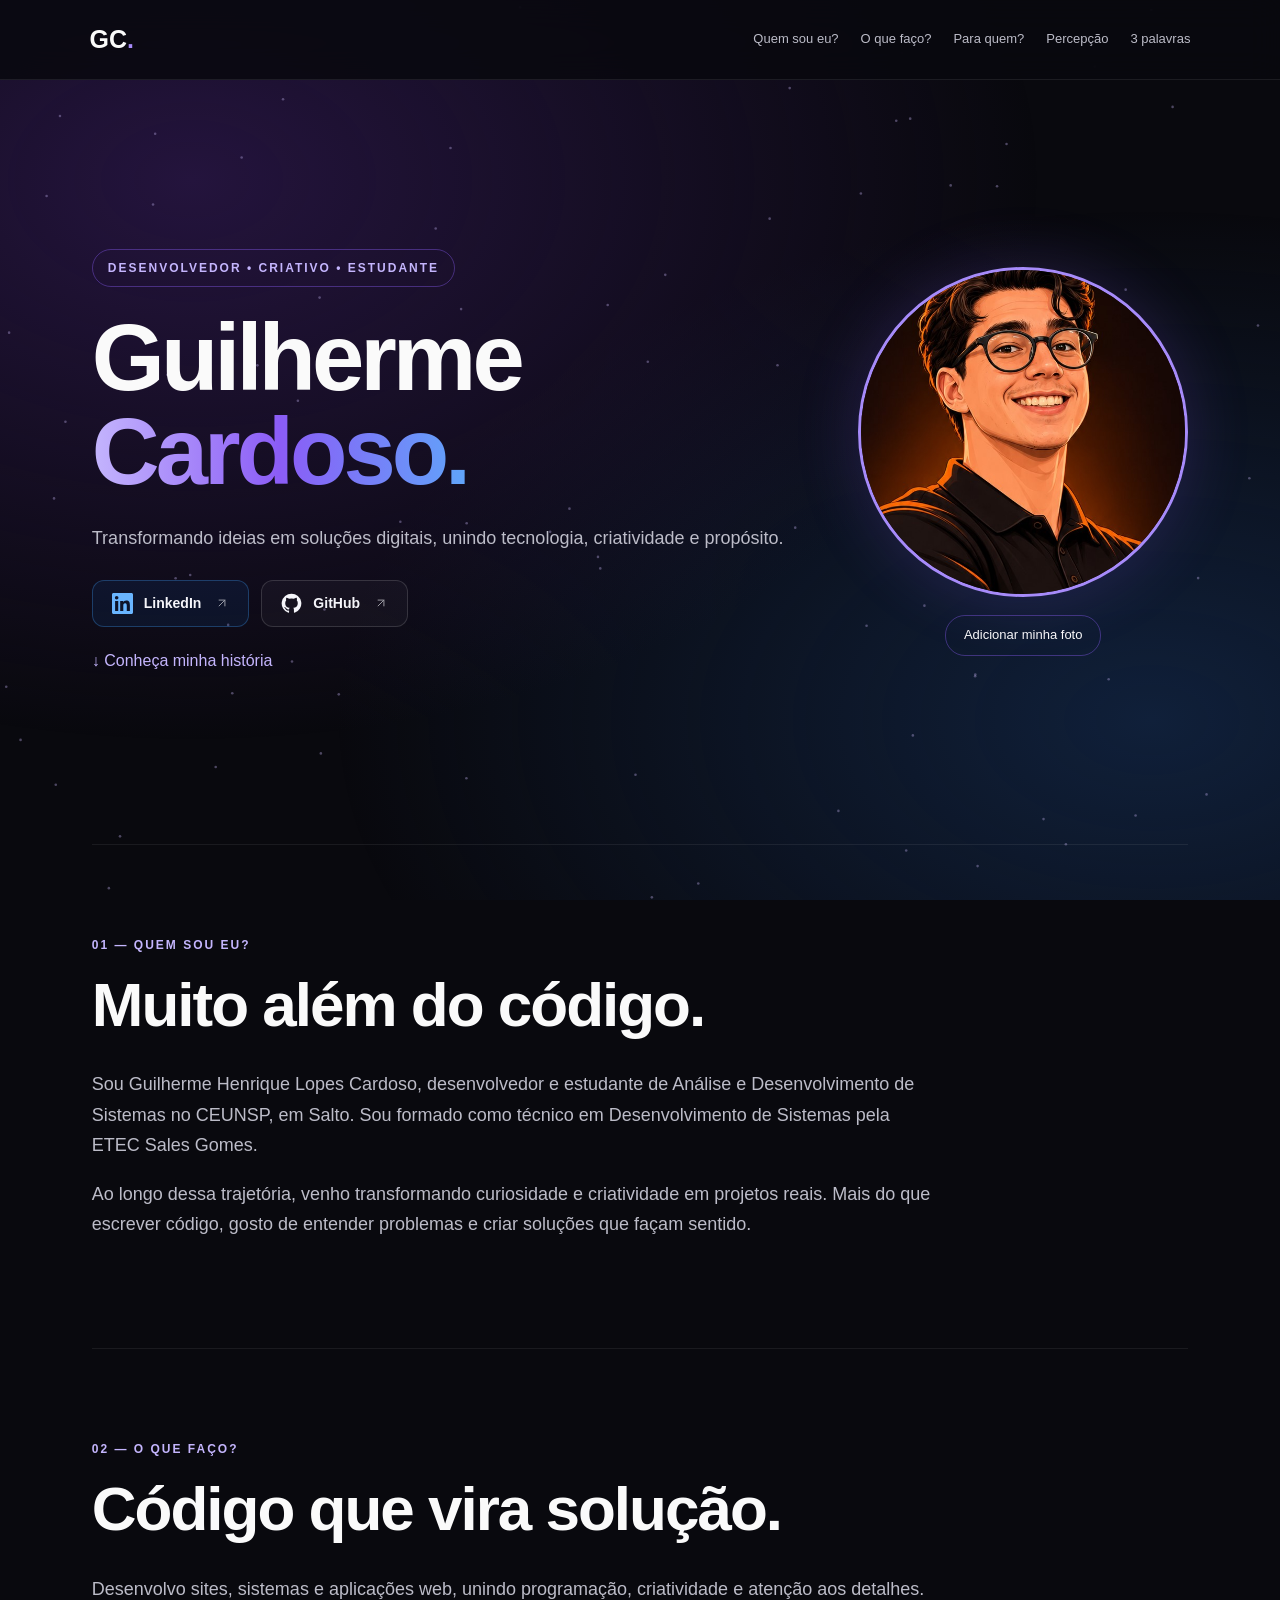
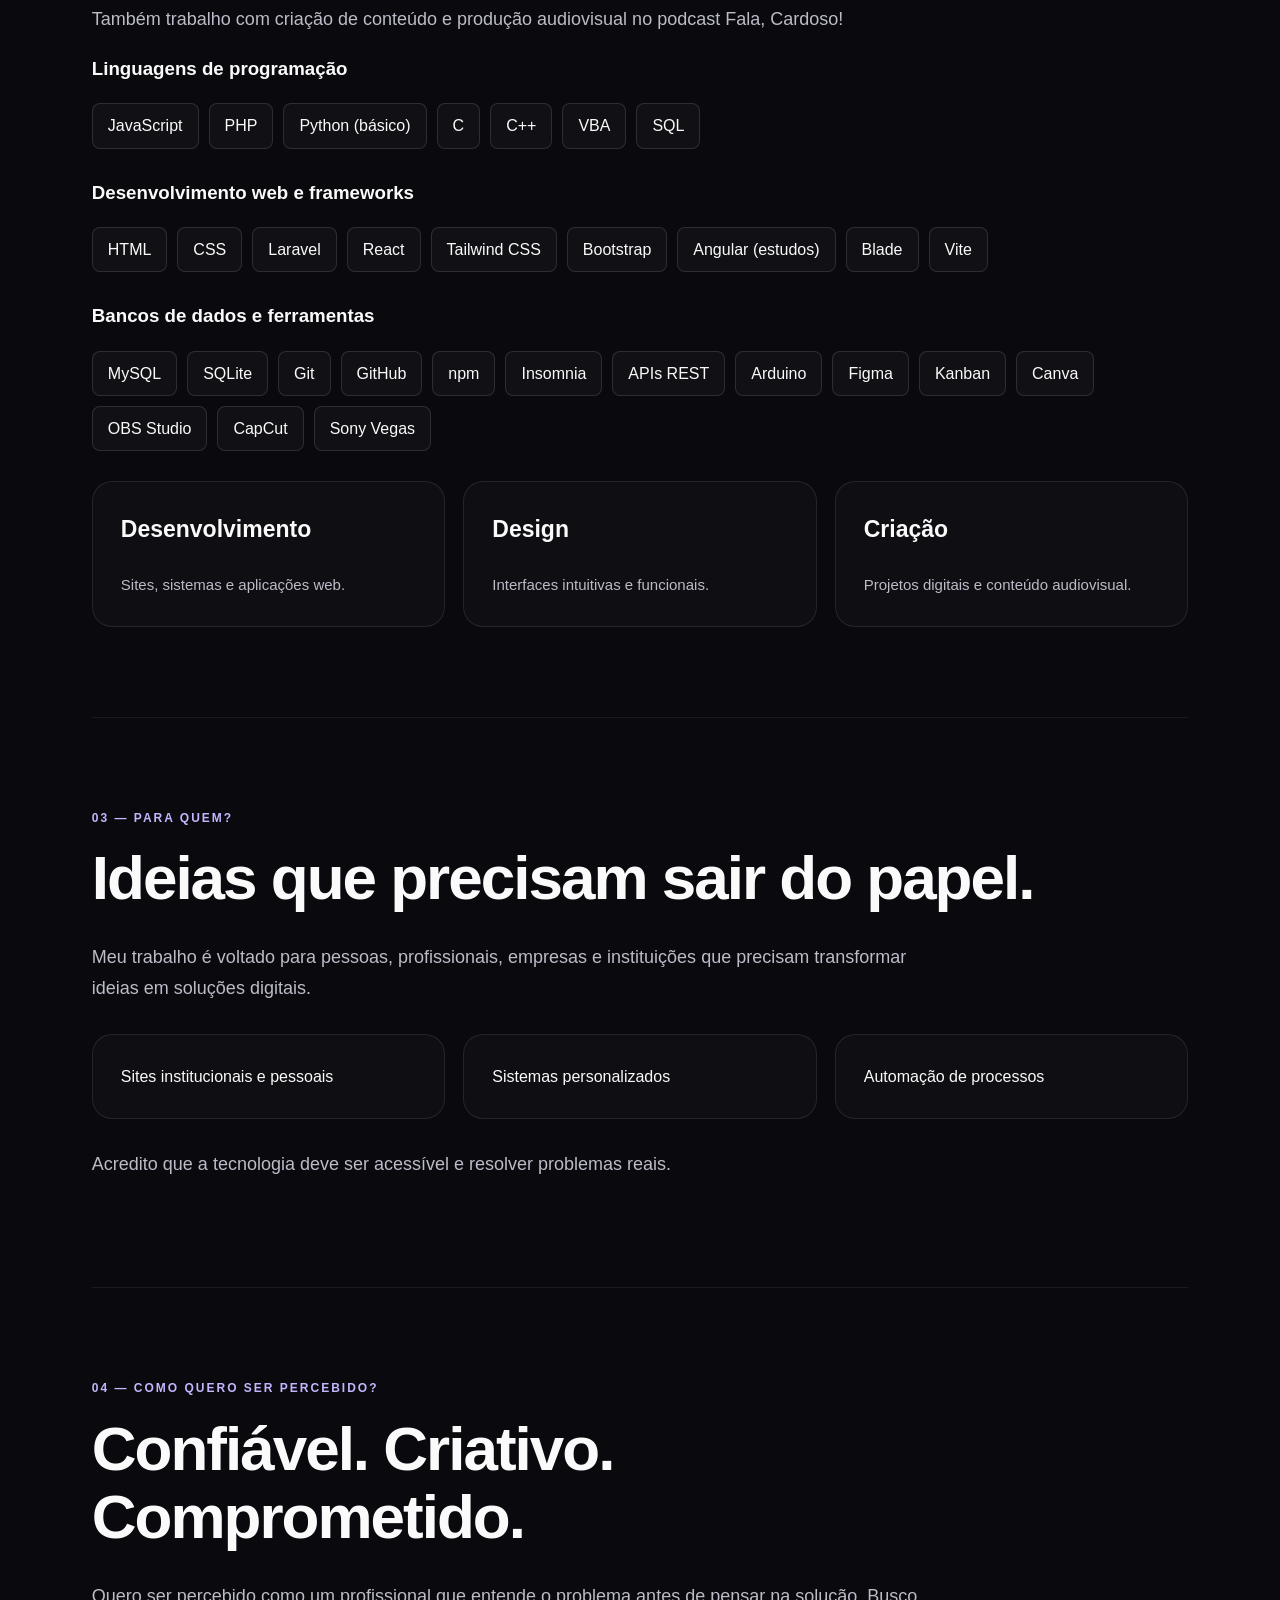
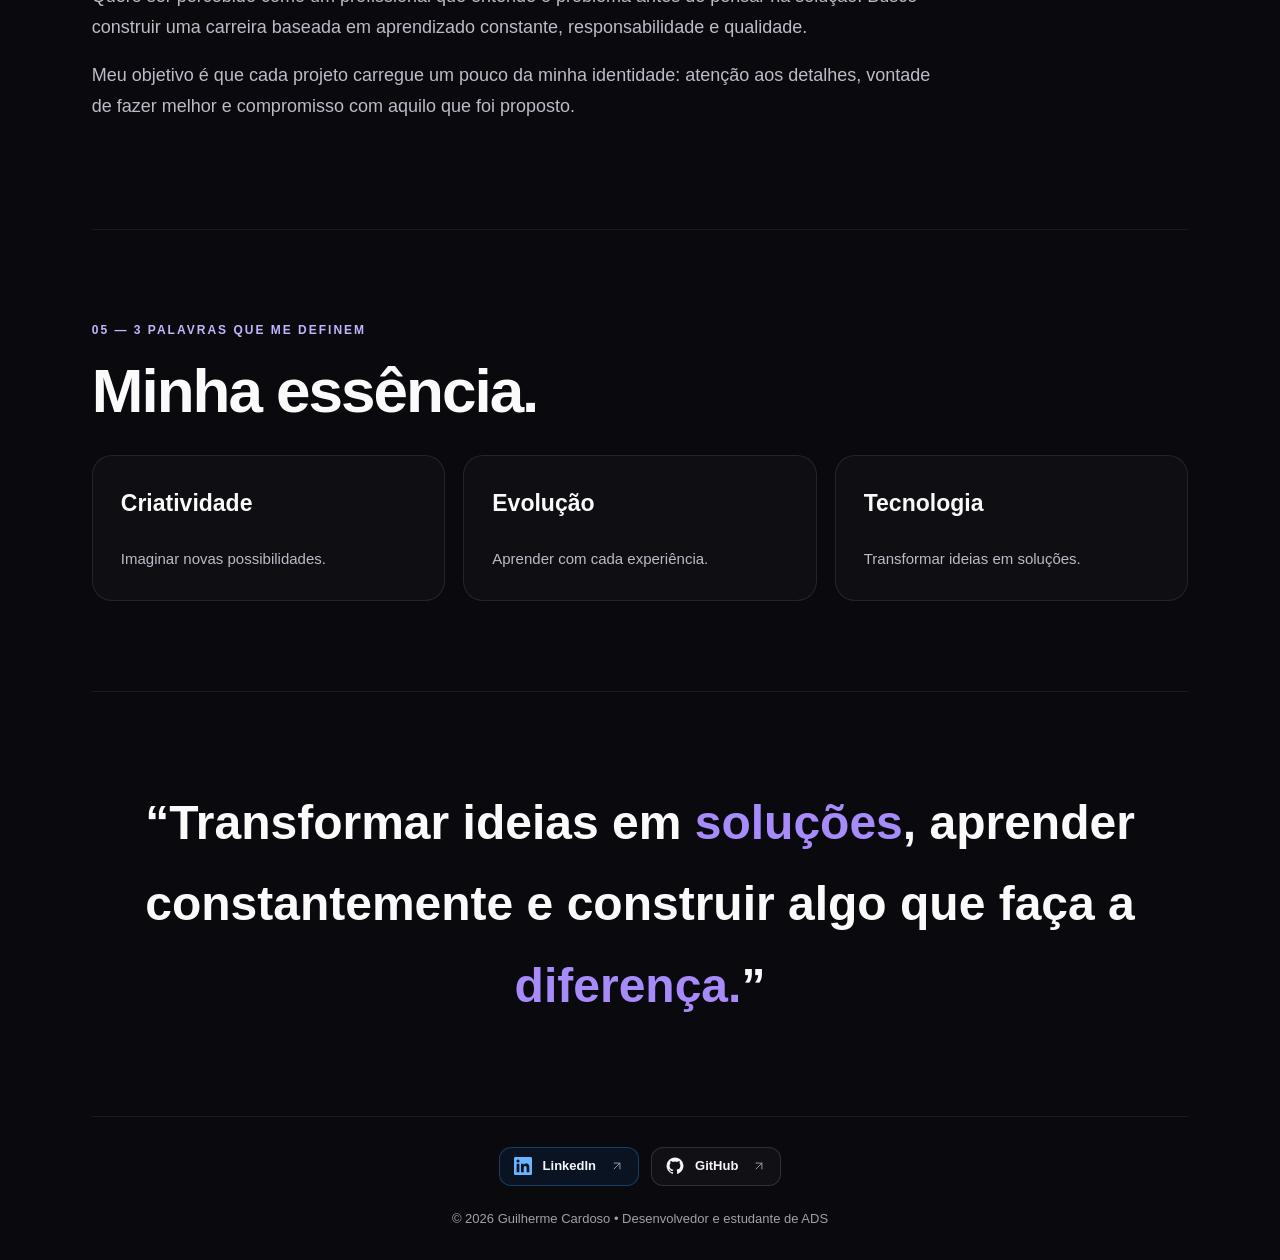
<file: index.html>
<!DOCTYPE html>
<html lang="pt-BR">
<head>
<meta charset="UTF-8">
<meta name="viewport" content="width=device-width, initial-scale=1">
<meta http-equiv="refresh" content="0; url=html/index.html">
<title>Guilherme Cardoso | Biografia</title>
<link rel="icon" type="image/jpeg" href="imagens/icon.jpg">
</head>
<body>
<p><a href="html/index.html">Acessar minha biografia</a></p>
</body>
</html>
</file>
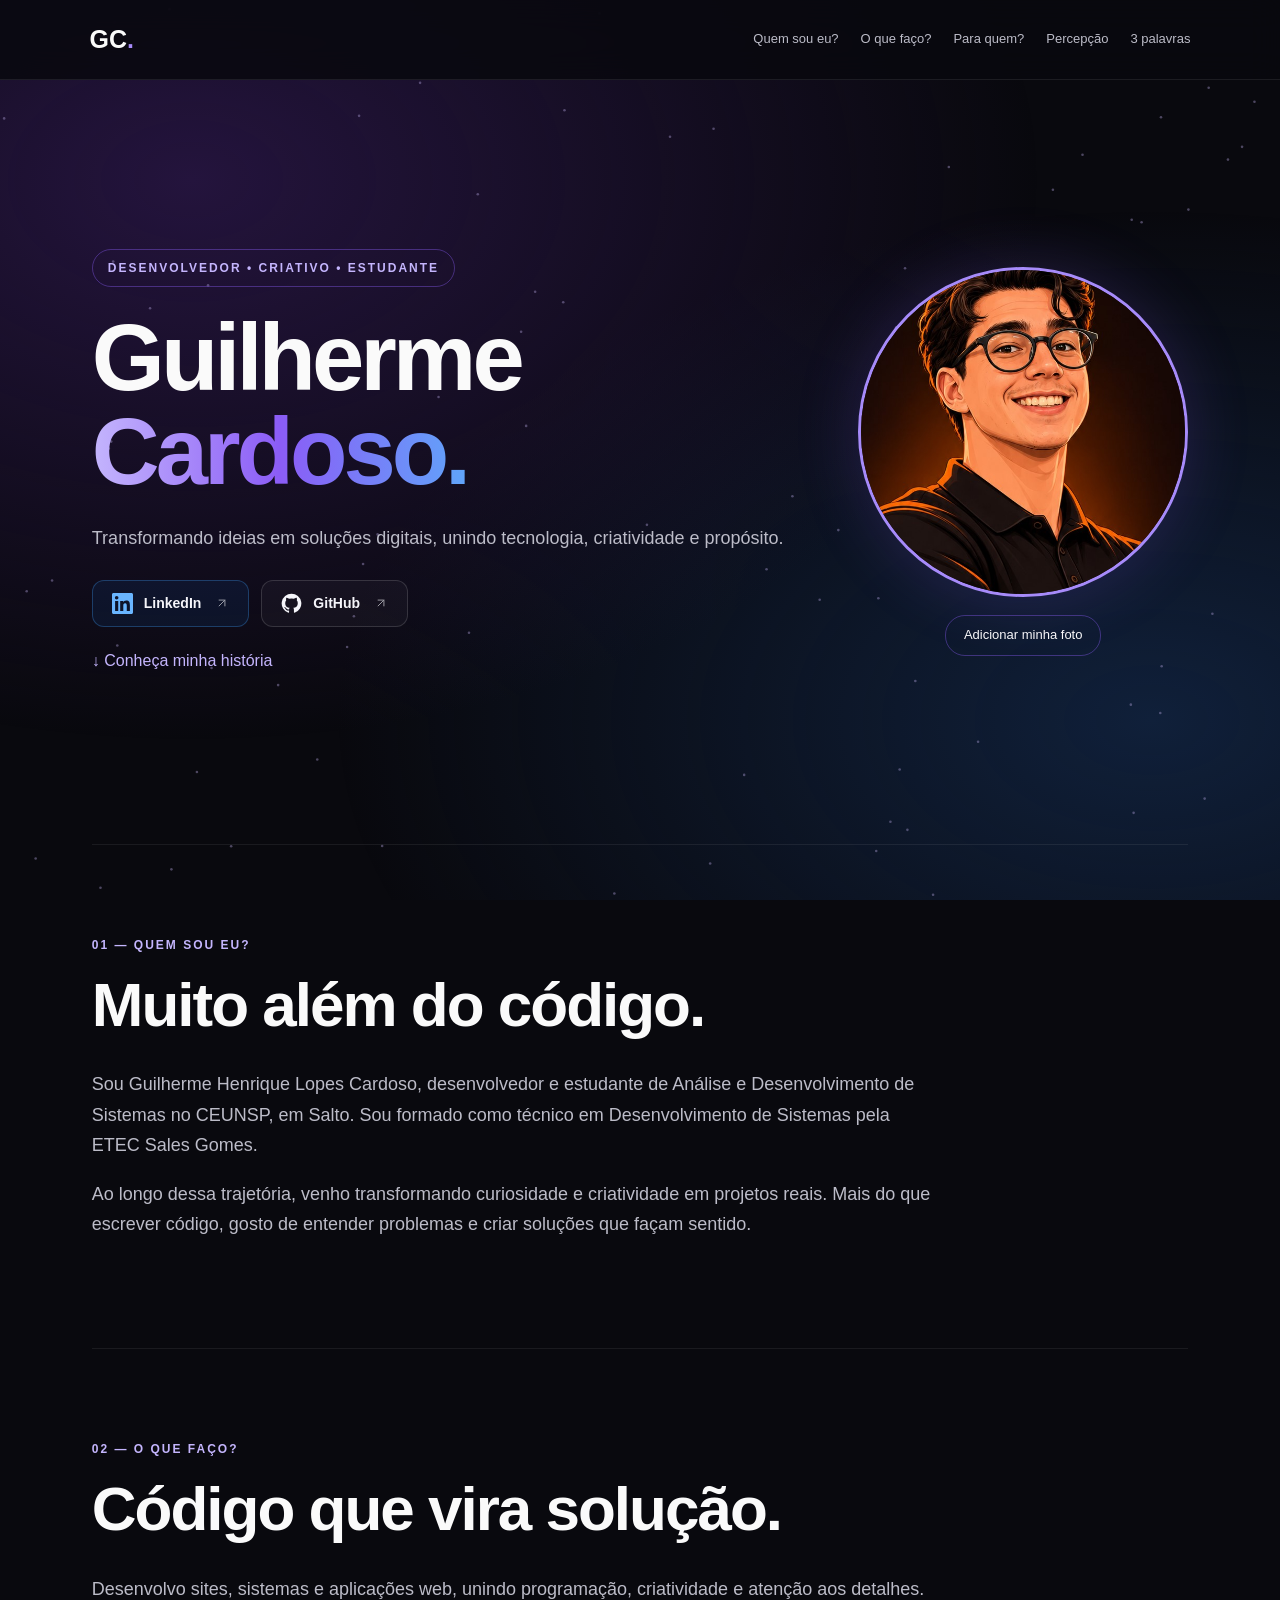
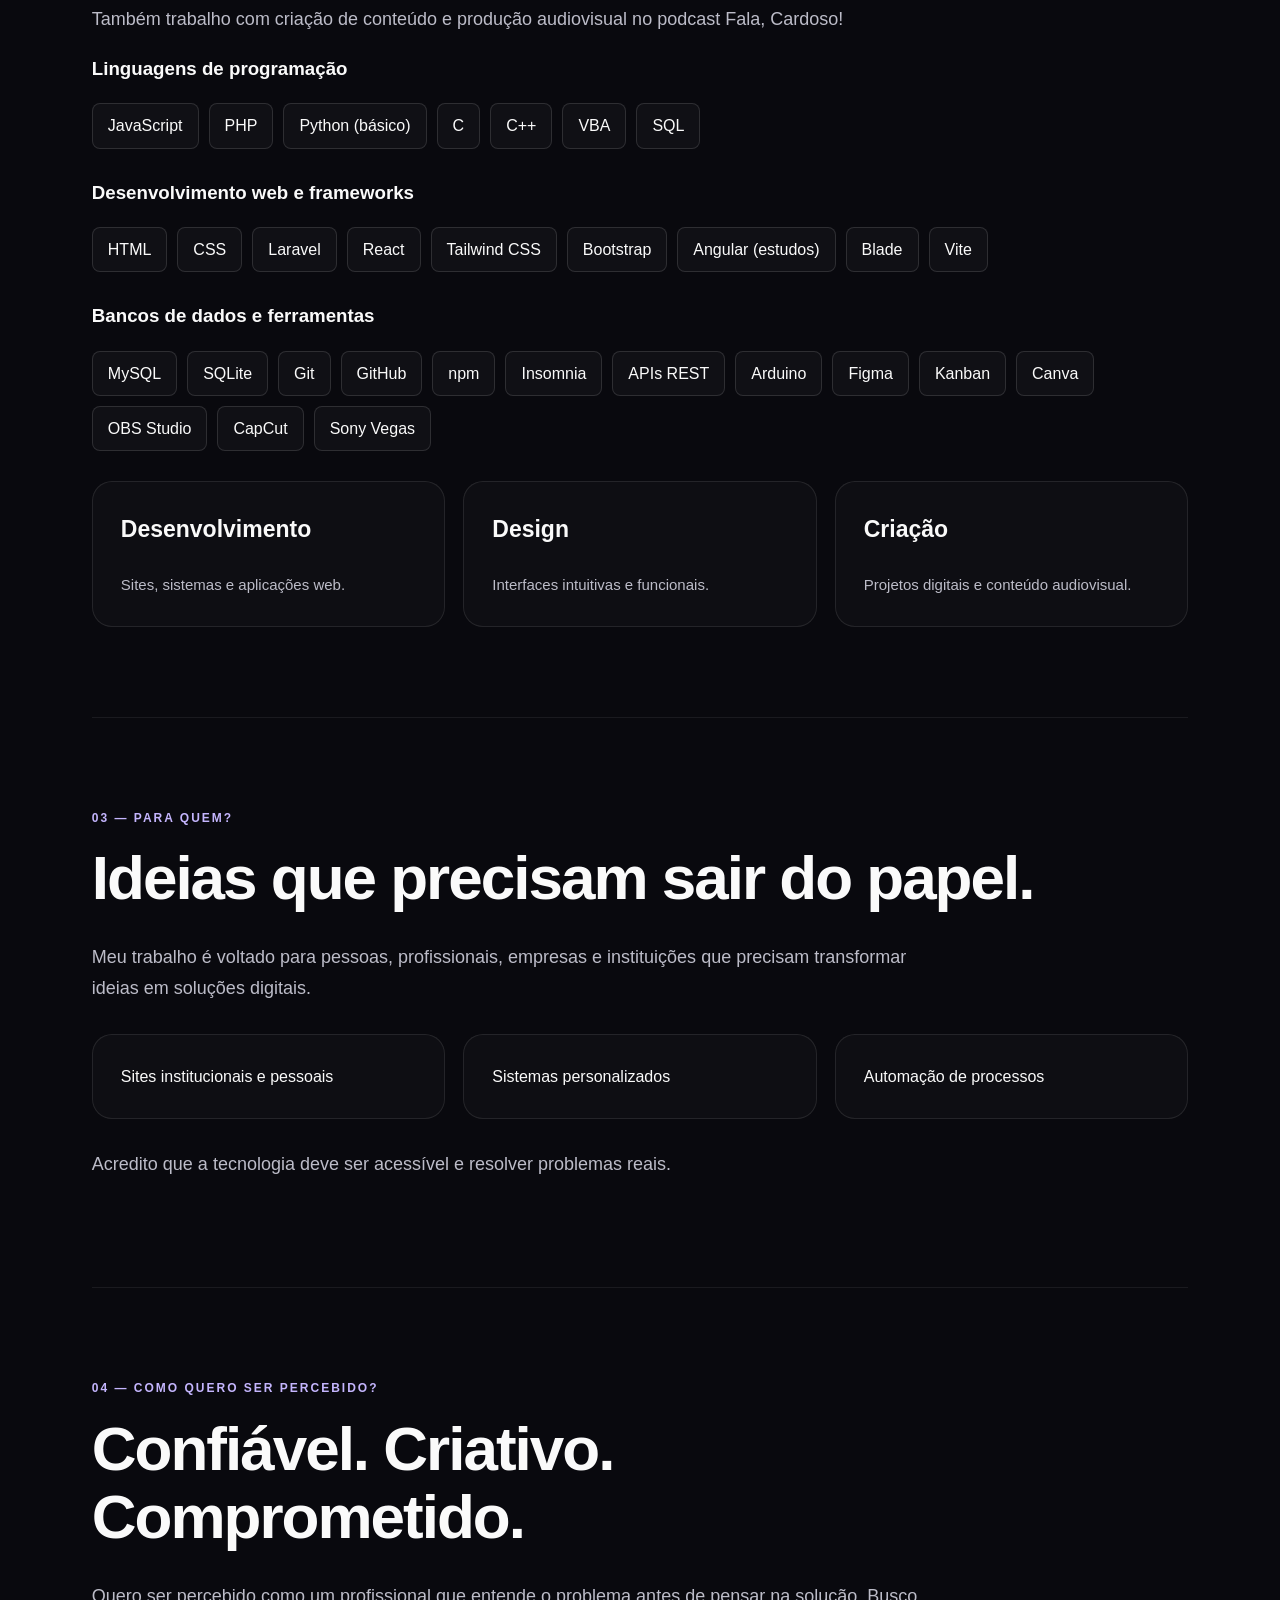
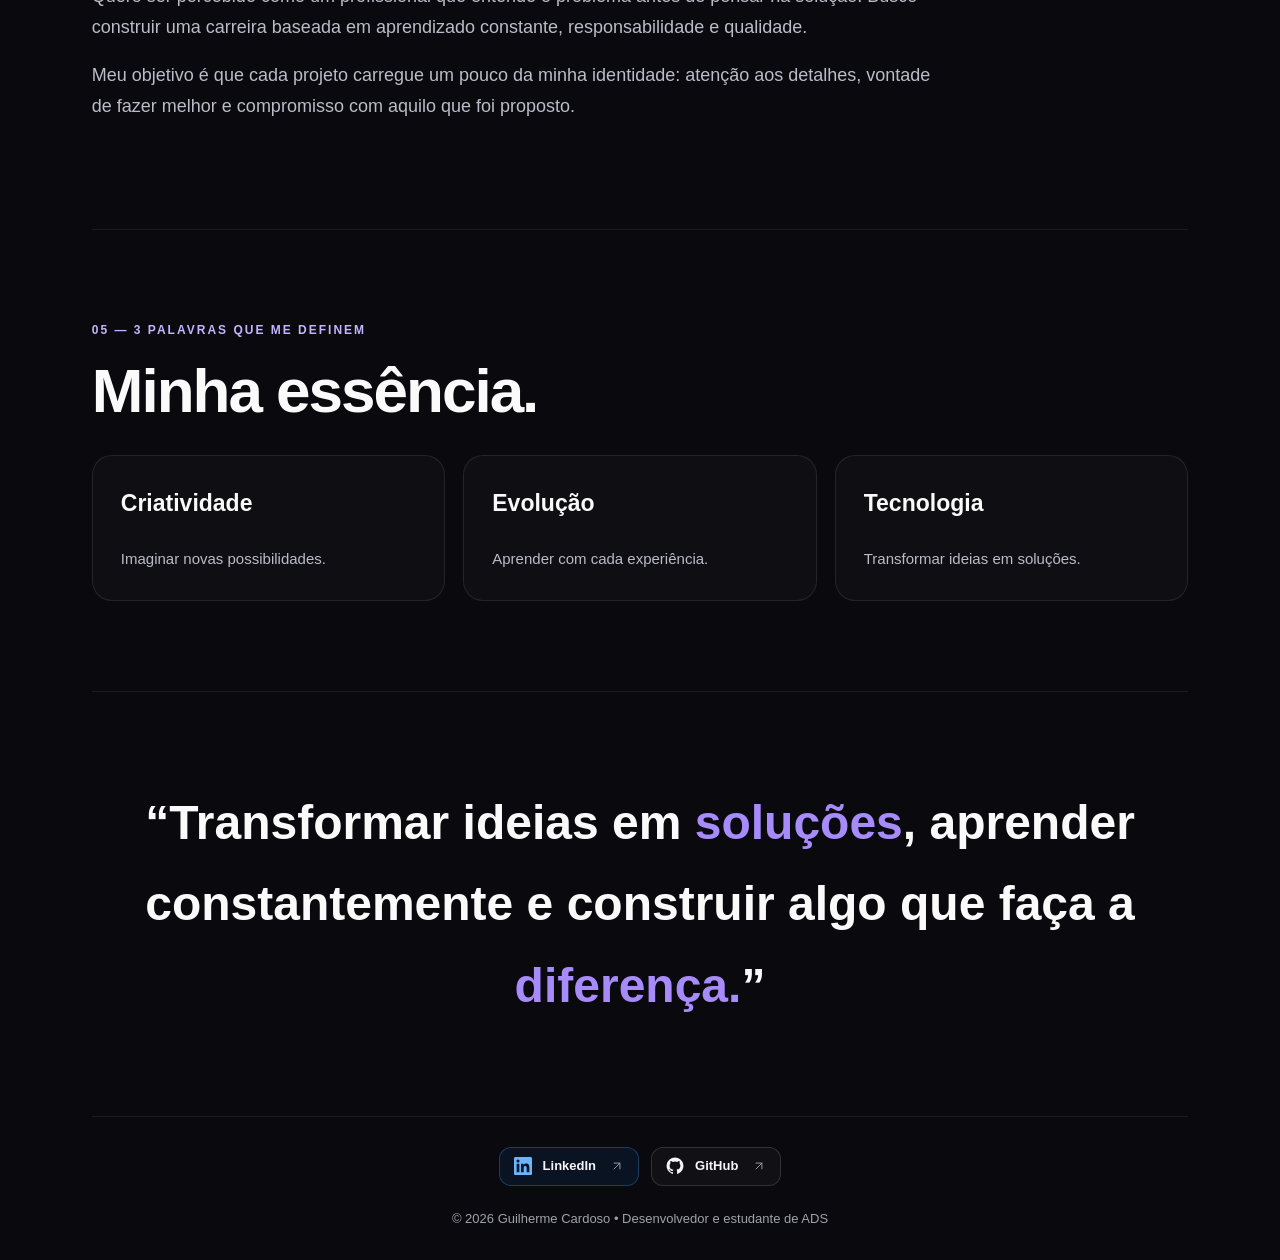
<file: html/index.html>
<!DOCTYPE html>
<html lang="pt-BR">
<head>
<meta charset="UTF-8">
<meta name="viewport" content="width=device-width, initial-scale=1">
<title>Guilherme Cardoso | Biografia</title>
<link rel="stylesheet" href="../css/style.css">
<link rel="icon" type="image/jpeg" href="../imagens/icon.jpg">
</head>
<body>
<canvas id="particles" aria-hidden="true"></canvas>
<header><a class="logo" href="#inicio">GC<span>.</span></a><nav><a href="#sobre">Quem sou eu?</a><a href="#faco">O que faço?</a><a href="#publico">Para quem?</a><a href="#percepcao">Percepção</a><a href="#palavras">3 palavras</a></nav></header>
<main>
<section class="hero" id="inicio"><div class="hero-text"><span class="tag">DESENVOLVEDOR • CRIATIVO • ESTUDANTE</span><h1>Guilherme<br><span>Cardoso.</span></h1><p>Transformando ideias em soluções digitais, unindo tecnologia, criatividade e propósito.</p><div class="social-links" aria-label="Redes profissionais"><a class="social-link linkedin" href="https://www.linkedin.com/in/guilhermecardoso13" target="_blank" rel="noopener noreferrer" aria-label="Meu perfil no LinkedIn (abre em nova aba)"><svg class="brand" viewBox="0 0 24 24" aria-hidden="true"><path d="M20.447 20.452h-3.554v-5.569c0-1.328-.027-3.037-1.852-3.037-1.853 0-2.136 1.445-2.136 2.94v5.666H9.351V9h3.414v1.561h.047c.476-.9 1.637-1.85 3.37-1.85 3.602 0 4.267 2.37 4.267 5.455v6.286ZM5.337 7.433a2.062 2.062 0 1 1 0-4.124 2.062 2.062 0 0 1 0 4.124Zm1.782 13.019H3.555V9h3.564v11.452ZM22.225 0H1.771C.792 0 0 .774 0 1.729v20.542C0 23.227.792 24 1.771 24h20.451C23.2 24 24 23.227 24 22.271V1.729C24 .774 23.2 0 22.222 0Z"/></svg><span>LinkedIn</span><svg class="arrow" viewBox="0 0 24 24" aria-hidden="true"><path d="M7 17 17 7M7 7h10v10"/></svg></a><a class="social-link github" href="https://github.com/GuiCardoso13" target="_blank" rel="noopener noreferrer" aria-label="Meu perfil no GitHub (abre em nova aba)"><svg class="brand" viewBox="0 0 24 24" aria-hidden="true"><path d="M12 .75a11.25 11.25 0 0 0-3.56 21.92c.56.1.77-.24.77-.54v-2.1c-3.13.68-3.79-1.33-3.79-1.33-.51-1.3-1.25-1.65-1.25-1.65-1.02-.7.08-.69.08-.69 1.13.08 1.72 1.16 1.72 1.16 1 1.72 2.63 1.22 3.27.93.1-.73.39-1.22.71-1.5-2.5-.29-5.13-1.25-5.13-5.56 0-1.23.44-2.23 1.16-3.02-.12-.28-.5-1.43.11-2.98 0 0 .95-.3 3.09 1.15a10.76 10.76 0 0 1 5.63 0c2.15-1.45 3.09-1.15 3.09-1.15.62 1.55.23 2.7.12 2.98.72.79 1.15 1.79 1.15 3.02 0 4.32-2.63 5.27-5.14 5.55.4.35.76 1.04.76 2.09v3.1c0 .3.2.65.78.54A11.25 11.25 0 0 0 12 .75Z"/></svg><span>GitHub</span><svg class="arrow" viewBox="0 0 24 24" aria-hidden="true"><path d="M7 17 17 7M7 7h10v10"/></svg></a></div><a class="cta" href="#sobre">↓ Conheça minha história</a></div><div class="photo-area"><div class="photo"><span>GC</span><img id="portrait" src="../imagens/icon.jpg" alt="Foto de Guilherme Cardoso"></div><label for="upload">Adicionar minha foto</label><input id="upload" type="file" accept="image/*" hidden></div></section>
<section id="sobre"><div class="number">01 — QUEM SOU EU?</div><h2>Muito além do código.</h2><p>Sou Guilherme Henrique Lopes Cardoso, desenvolvedor e estudante de Análise e Desenvolvimento de Sistemas no CEUNSP, em Salto. Sou formado como técnico em Desenvolvimento de Sistemas pela ETEC Sales Gomes.</p><p>Ao longo dessa trajetória, venho transformando curiosidade e criatividade em projetos reais. Mais do que escrever código, gosto de entender problemas e criar soluções que façam sentido.</p></section>
<section id="faco"><div class="number">02 — O QUE FAÇO?</div><h2>Código que vira solução.</h2><p>Desenvolvo sites, sistemas e aplicações web, unindo programação, criatividade e atenção aos detalhes. Também trabalho com criação de conteúdo e produção audiovisual no podcast Fala, Cardoso!</p><h3>Linguagens de programação</h3><div class="skills"><span>JavaScript</span><span>PHP</span><span>Python (básico)</span><span>C</span><span>C++</span><span>VBA</span><span>SQL</span></div><h3>Desenvolvimento web e frameworks</h3><div class="skills"><span>HTML</span><span>CSS</span><span>Laravel</span><span>React</span><span>Tailwind CSS</span><span>Bootstrap</span><span>Angular (estudos)</span><span>Blade</span><span>Vite</span></div><h3>Bancos de dados e ferramentas</h3><div class="skills"><span>MySQL</span><span>SQLite</span><span>Git</span><span>GitHub</span><span>npm</span><span>Insomnia</span><span>APIs REST</span><span>Arduino</span><span>Figma</span><span>Kanban</span><span>Canva</span><span>OBS Studio</span><span>CapCut</span><span>Sony Vegas</span></div><div class="cards"><article class="card"><h3>Desenvolvimento</h3><p>Sites, sistemas e aplicações web.</p></article><article class="card"><h3>Design</h3><p>Interfaces intuitivas e funcionais.</p></article><article class="card"><h3>Criação</h3><p>Projetos digitais e conteúdo audiovisual.</p></article></div></section>
<section id="publico"><div class="number">03 — PARA QUEM?</div><h2>Ideias que precisam sair do papel.</h2><p>Meu trabalho é voltado para pessoas, profissionais, empresas e instituições que precisam transformar ideias em soluções digitais.</p><div class="cards"><article class="card">Sites institucionais e pessoais</article><article class="card">Sistemas personalizados</article><article class="card">Automação de processos</article></div><p class="closing-text">Acredito que a tecnologia deve ser acessível e resolver problemas reais.</p></section>
<section id="percepcao"><div class="number">04 — COMO QUERO SER PERCEBIDO?</div><h2>Confiável. Criativo.<br>Comprometido.</h2><p>Quero ser percebido como um profissional que entende o problema antes de pensar na solução. Busco construir uma carreira baseada em aprendizado constante, responsabilidade e qualidade.</p><p>Meu objetivo é que cada projeto carregue um pouco da minha identidade: atenção aos detalhes, vontade de fazer melhor e compromisso com aquilo que foi proposto.</p></section>
<section id="palavras"><div class="number">05 — 3 PALAVRAS QUE ME DEFINEM</div><h2>Minha essência.</h2><div class="cards"><article class="card"><h3>Criatividade</h3><p>Imaginar novas possibilidades.</p></article><article class="card"><h3>Evolução</h3><p>Aprender com cada experiência.</p></article><article class="card"><h3>Tecnologia</h3><p>Transformar ideias em soluções.</p></article></div></section>
<section class="quote">“Transformar ideias em <span>soluções</span>, aprender constantemente e construir algo que faça a <span>diferença.</span>”</section>
</main><footer><div class="social-links footer-social" aria-label="Redes profissionais"><a class="social-link linkedin" href="https://www.linkedin.com/in/guilhermecardoso13" target="_blank" rel="noopener noreferrer" aria-label="Meu perfil no LinkedIn (abre em nova aba)"><svg class="brand" viewBox="0 0 24 24" aria-hidden="true"><path d="M20.447 20.452h-3.554v-5.569c0-1.328-.027-3.037-1.852-3.037-1.853 0-2.136 1.445-2.136 2.94v5.666H9.351V9h3.414v1.561h.047c.476-.9 1.637-1.85 3.37-1.85 3.602 0 4.267 2.37 4.267 5.455v6.286ZM5.337 7.433a2.062 2.062 0 1 1 0-4.124 2.062 2.062 0 0 1 0 4.124Zm1.782 13.019H3.555V9h3.564v11.452ZM22.225 0H1.771C.792 0 0 .774 0 1.729v20.542C0 23.227.792 24 1.771 24h20.451C23.2 24 24 23.227 24 22.271V1.729C24 .774 23.2 0 22.222 0Z"/></svg><span>LinkedIn</span><svg class="arrow" viewBox="0 0 24 24" aria-hidden="true"><path d="M7 17 17 7M7 7h10v10"/></svg></a><a class="social-link github" href="https://github.com/GuiCardoso13" target="_blank" rel="noopener noreferrer" aria-label="Meu perfil no GitHub (abre em nova aba)"><svg class="brand" viewBox="0 0 24 24" aria-hidden="true"><path d="M12 .75a11.25 11.25 0 0 0-3.56 21.92c.56.1.77-.24.77-.54v-2.1c-3.13.68-3.79-1.33-3.79-1.33-.51-1.3-1.25-1.65-1.25-1.65-1.02-.7.08-.69.08-.69 1.13.08 1.72 1.16 1.72 1.16 1 1.72 2.63 1.22 3.27.93.1-.73.39-1.22.71-1.5-2.5-.29-5.13-1.25-5.13-5.56 0-1.23.44-2.23 1.16-3.02-.12-.28-.5-1.43.11-2.98 0 0 .95-.3 3.09 1.15a10.76 10.76 0 0 1 5.63 0c2.15-1.45 3.09-1.15 3.09-1.15.62 1.55.23 2.7.12 2.98.72.79 1.15 1.79 1.15 3.02 0 4.32-2.63 5.27-5.14 5.55.4.35.76 1.04.76 2.09v3.1c0 .3.2.65.78.54A11.25 11.25 0 0 0 12 .75Z"/></svg><span>GitHub</span><svg class="arrow" viewBox="0 0 24 24" aria-hidden="true"><path d="M7 17 17 7M7 7h10v10"/></svg></a></div>© 2026 Guilherme Cardoso • Desenvolvedor e estudante de ADS</footer>
<script src="../js/script.js" defer></script>
</body>
</html>
</file>
<file: css/style.css>
*{box-sizing:border-box}html{scroll-behavior:smooth;scroll-padding-top:100px}body{margin:0;background:#09090e;color:#fafafa;font-family:Arial,sans-serif;line-height:1.7}body:before{content:'';position:fixed;inset:0;background:radial-gradient(ellipse at 15% 20%,#24143d,transparent 55%),radial-gradient(ellipse at 90% 80%,#10203a,transparent 50%);z-index:-2}canvas{position:fixed;inset:0;z-index:-1;pointer-events:none}header{position:sticky;top:0;z-index:5;background:#09090edb;backdrop-filter:blur(16px);border-bottom:1px solid #ffffff15;padding:18px 7%;display:flex;justify-content:space-between;align-items:center;gap:20px}.logo{font-size:25px;font-weight:bold}a{color:inherit;text-decoration:none}nav{display:flex;gap:22px;flex-wrap:wrap;font-size:13px;color:#bcbcc8}nav a:hover{color:#c4b5fd}main{max-width:1250px;margin:auto;padding:0 6%}section{padding:90px 0;border-bottom:1px solid #ffffff12}.hero{min-height:85vh;display:flex;align-items:center;justify-content:space-between;gap:50px}.hero-text{flex:1}h1,h2,h3,p{margin-top:0}h1{font-size:clamp(48px,8vw,94px);line-height:1;letter-spacing:-4px;margin:24px 0}h1 span{background:linear-gradient(90deg,#c4b5fd,#8b5cf6,#60a5fa);background-clip:text;color:transparent}h2{font-size:clamp(35px,5vw,62px);line-height:1.1;letter-spacing:-2px;margin:16px 0 30px}p{color:#bcbcc8;font-size:18px;max-width:850px}.tag,.number{color:#c4b5fd;font-size:12px;font-weight:bold;letter-spacing:2px}.tag{display:inline-block;border:1px solid #8b5cf666;border-radius:30px;padding:8px 15px}.photo{width:min(330px,75vw);aspect-ratio:1;border-radius:50%;border:3px solid #a78bfa;background:#171321;box-shadow:0 0 65px #8b5cf633;display:grid;place-items:center;overflow:hidden;position:relative}.photo img{width:100%;height:100%;object-fit:cover;position:absolute;inset:0}.photo img[hidden]{display:none}.photo span{font-size:60px;color:#a78bfa}.photo-area{text-align:center}.photo-area label{display:inline-block;margin-top:18px;padding:8px 18px;border:1px solid #8b5cf666;border-radius:20px;cursor:pointer;font-size:13px}.photo-area input{max-width:240px;margin-top:12px;color:#bcbcc8}.skills{display:flex;flex-wrap:wrap;gap:10px;margin:12px 0 28px}.skills span{padding:8px 15px;border:1px solid #ffffff20;background:#ffffff08;border-radius:8px}.cards{display:grid;grid-template-columns:repeat(3,1fr);gap:18px;margin-top:30px}.card{padding:28px;border:1px solid #ffffff18;border-radius:20px;background:#ffffff06;transition:.25s}.card:hover{transform:translateY(-5px);border-color:#a78bfa}.card p{font-size:15px;margin-bottom:0}.card h3{font-size:23px}.quote{text-align:center;font-size:clamp(28px,4vw,48px);font-weight:bold}.quote span,.logo span{color:#a78bfa}footer{text-align:center;padding:30px;color:#a1a1aa;font-size:13px}.cta{display:inline-block;margin-top:15px;color:#c4b5fd}.reveal{animation:appear .7s ease both}@keyframes appear{from{opacity:0;transform:translateY(20px)}to{opacity:1;transform:none}}@media(max-width:800px){header{flex-direction:column;gap:8px;padding:12px}nav{justify-content:center;gap:8px 15px}.hero{flex-direction:column-reverse;justify-content:center;text-align:center;gap:30px}.cards{grid-template-columns:1fr}section{padding:65px 0}h1{letter-spacing:-2px}}@media(prefers-reduced-motion:reduce){html{scroll-behavior:auto}.reveal{animation:none}.card{transition:none}}

.social-links{display:flex;flex-wrap:wrap;gap:12px;margin:26px 0 5px}.social-link{display:inline-flex;align-items:center;gap:11px;padding:12px 19px;border:1px solid #ffffff24;border-radius:12px;background:#ffffff08;color:#f5f5fa;font-size:14px;font-weight:600;line-height:1.4;transition:transform .2s,background .2s,border-color .2s,box-shadow .2s}.social-link svg{width:21px;height:21px;flex:none;fill:currentColor}.social-link .arrow{width:14px;height:14px;opacity:.6;margin-left:3px;fill:none;stroke:currentColor;stroke-width:1.7;stroke-linecap:round;stroke-linejoin:round}.social-link.linkedin{background:#0a66c21c;border-color:#3989d95c}.social-link.linkedin .brand{color:#69b5ff}.social-link.github .brand{color:#f5f5fa}.social-link:hover{transform:translateY(-3px);background:#ffffff12;border-color:#a78bfa;box-shadow:0 8px 24px #0004}.social-link.linkedin:hover{background:#0a66c238;border-color:#69b5ff}.social-link:focus-visible{outline:2px solid #c4b5fd;outline-offset:4px}.footer-social{justify-content:center;margin:0 0 22px}.footer-social .social-link{padding:9px 14px;font-size:13px}.footer-social .brand{width:18px;height:18px}@media(max-width:800px){.social-links{justify-content:center}}@media(prefers-reduced-motion:reduce){.social-link{transition:none}.social-link:hover{transform:none}}
.closing-text{margin-top:30px}
</file>
